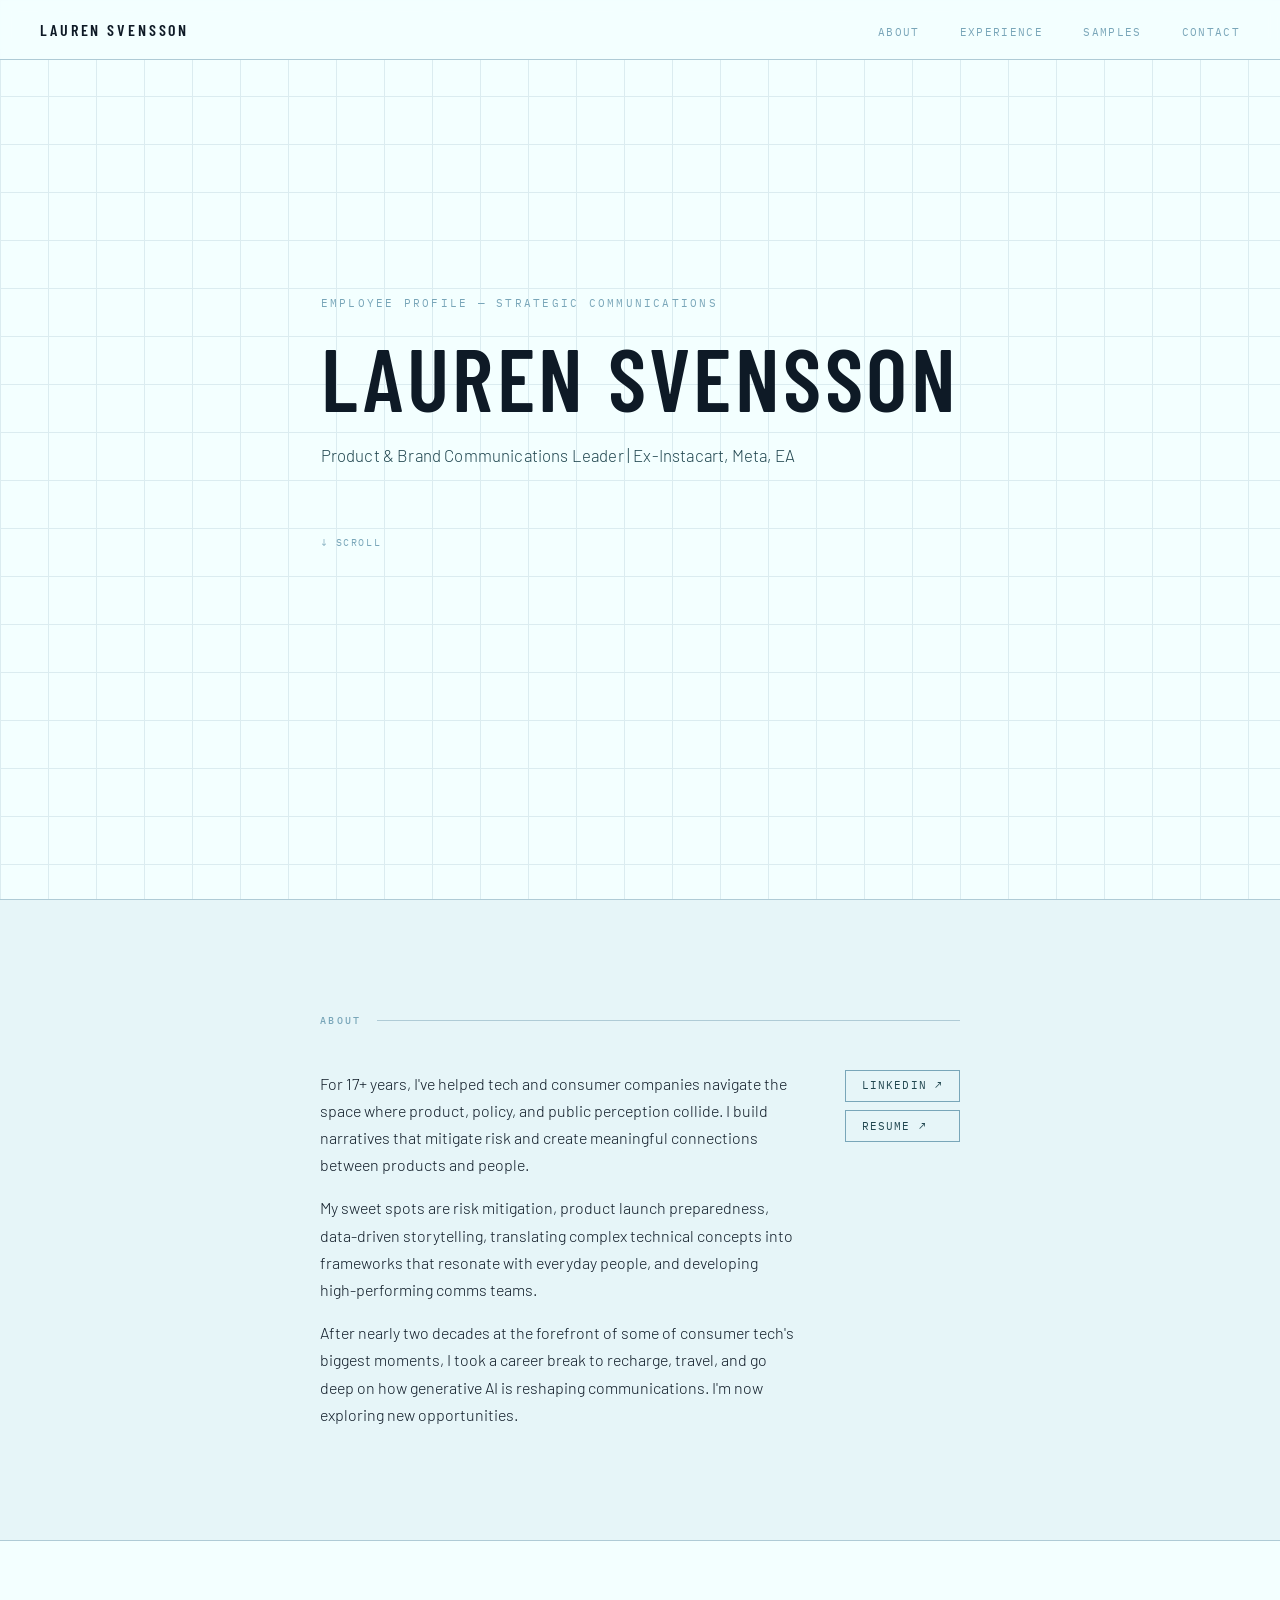
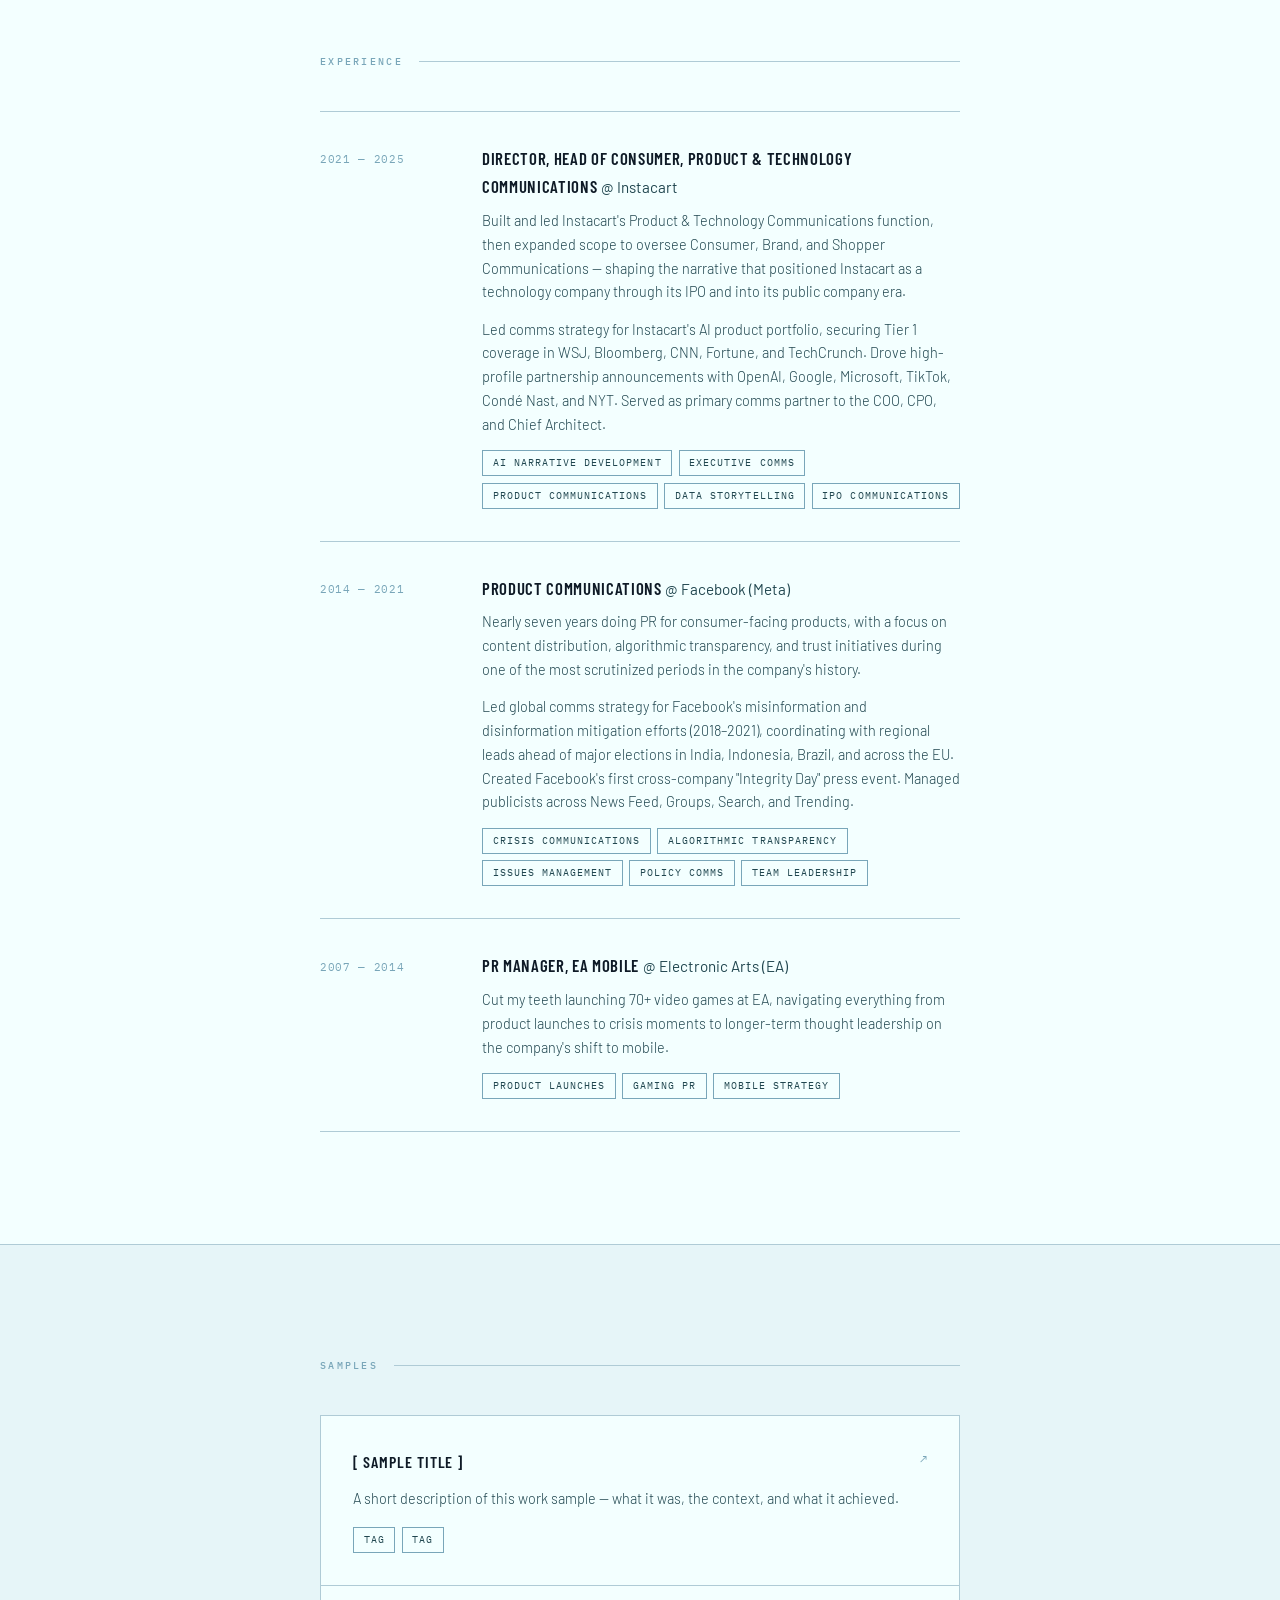
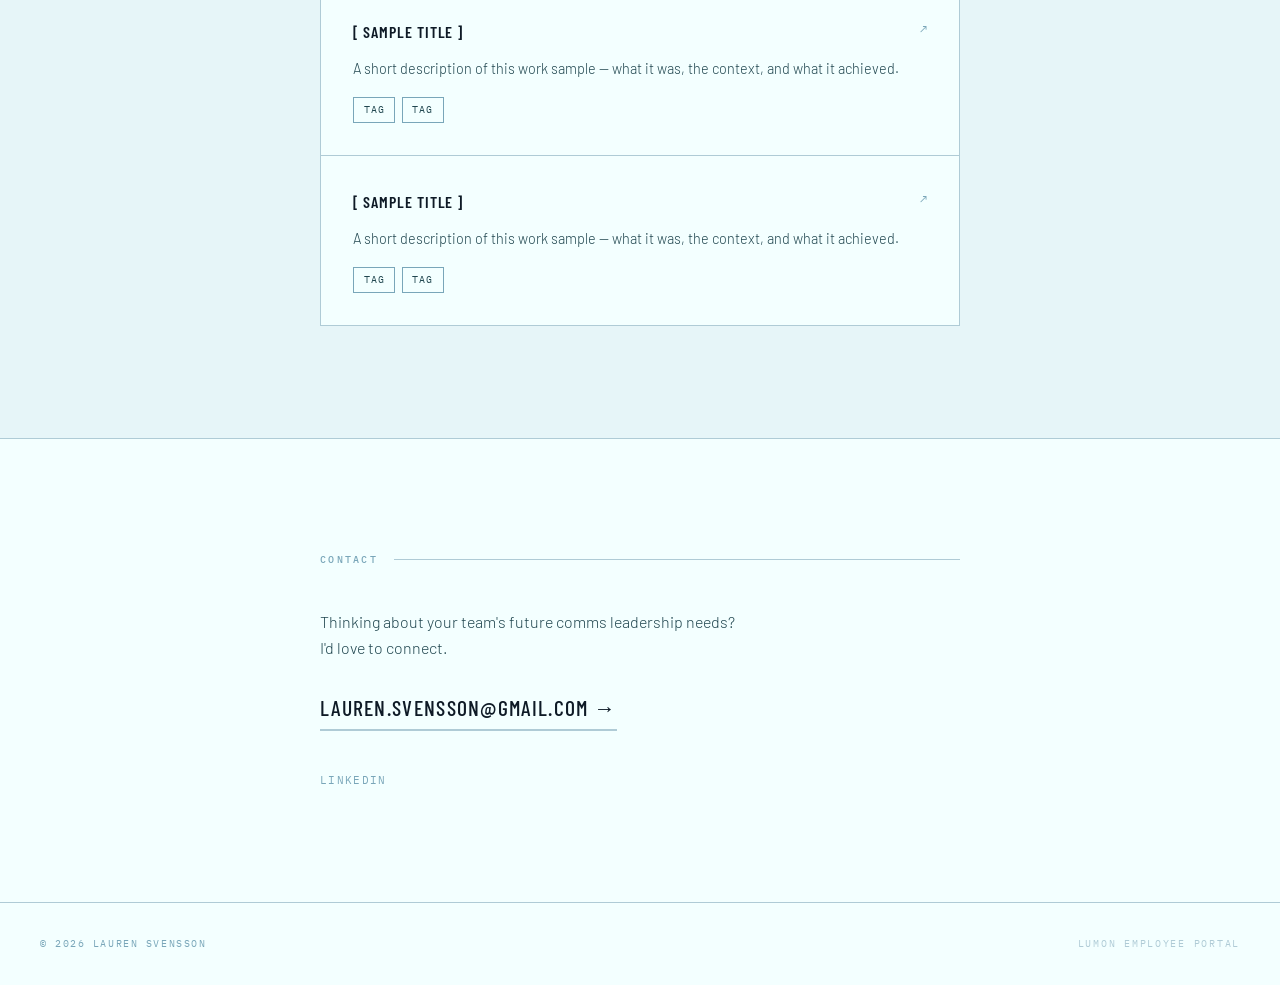
<file: index.html>
<!DOCTYPE html>
<html lang="en">
<head>
  <meta charset="UTF-8" />
  <meta name="viewport" content="width=device-width, initial-scale=1.0" />
  <title>Lauren Svensson</title>
  <link rel="preconnect" href="https://fonts.googleapis.com" />
  <link rel="preconnect" href="https://fonts.gstatic.com" crossorigin />
  <link href="https://fonts.googleapis.com/css2?family=Barlow:wght@300;400;500;600&family=Barlow+Condensed:wght@400;500;600&family=IBM+Plex+Mono:wght@400;500&display=swap" rel="stylesheet" />
  <link rel="stylesheet" href="styles.css" />
</head>
<body>

  <nav>
    <span class="nav-name">Lauren Svensson</span>
    <ul>
      <li><a href="#about">About</a></li>
      <li><a href="#experience">Experience</a></li>
      <li><a href="#samples">Samples</a></li>
      <li><a href="#contact">Contact</a></li>
    </ul>
  </nav>

  <main>

    <!-- Hero -->
    <section id="hero">
      <div class="hero-content">
        <p class="hero-eyebrow">Employee Profile — Strategic Communications</p>
        <h1>Lauren Svensson</h1>
        <p class="tagline">Product & Brand Communications Leader | Ex-Instacart, Meta, EA</p>
        <a href="#about" class="scroll-down" aria-label="Scroll down">↓ Scroll</a>
      </div>
    </section>

    <!-- About -->
    <section id="about">
      <div class="container">
        <h2>About</h2>
        <div class="about-grid">
          <div class="about-text">
            <p>
              For 17+ years, I've helped tech and consumer companies navigate the space
              where product, policy, and public perception collide. I build narratives
              that mitigate risk and create meaningful connections between products and people.
            </p>
            <p>
              My sweet spots are risk mitigation, product launch preparedness, data-driven
              storytelling, translating complex technical concepts into frameworks that resonate
              with everyday people, and developing high-performing comms teams.
            </p>
            <p>
              After nearly two decades at the forefront of some of consumer tech's biggest
              moments, I took a career break to recharge, travel, and go deep on how
              generative AI is reshaping communications. I'm now exploring new opportunities.
            </p>
          </div>
          <div class="about-links">
            <a href="https://www.linkedin.com/in/laurensvensson" class="pill-link" target="_blank" rel="noopener">LinkedIn ↗</a>
            <a href="#" class="pill-link">Resume ↗</a>
          </div>
        </div>
      </div>
    </section>

    <!-- Experience -->
    <section id="experience">
      <div class="container">
        <h2>Experience</h2>
        <div class="timeline">

          <div class="timeline-item">
            <div class="timeline-meta">
              <span class="timeline-date">2021 — 2025</span>
            </div>
            <div class="timeline-body">
              <h3>Director, Head of Consumer, Product & Technology Communications <span class="company">@ Instacart</span></h3>
              <p>Built and led Instacart's Product & Technology Communications function, then expanded scope to oversee Consumer, Brand, and Shopper Communications — shaping the narrative that positioned Instacart as a technology company through its IPO and into its public company era.</p>
              <p>Led comms strategy for Instacart's AI product portfolio, securing Tier 1 coverage in WSJ, Bloomberg, CNN, Fortune, and TechCrunch. Drove high-profile partnership announcements with OpenAI, Google, Microsoft, TikTok, Condé Nast, and NYT. Served as primary comms partner to the COO, CPO, and Chief Architect.</p>
              <div class="tags">
                <span class="tag">AI Narrative Development</span>
                <span class="tag">Executive Comms</span>
                <span class="tag">Product Communications</span>
                <span class="tag">Data Storytelling</span>
                <span class="tag">IPO Communications</span>
              </div>
            </div>
          </div>

          <div class="timeline-item">
            <div class="timeline-meta">
              <span class="timeline-date">2014 — 2021</span>
            </div>
            <div class="timeline-body">
              <h3>Product Communications <span class="company">@ Facebook (Meta)</span></h3>
              <p>Nearly seven years doing PR for consumer-facing products, with a focus on content distribution, algorithmic transparency, and trust initiatives during one of the most scrutinized periods in the company's history.</p>
              <p>Led global comms strategy for Facebook's misinformation and disinformation mitigation efforts (2018–2021), coordinating with regional leads ahead of major elections in India, Indonesia, Brazil, and across the EU. Created Facebook's first cross-company "Integrity Day" press event. Managed publicists across News Feed, Groups, Search, and Trending.</p>
              <div class="tags">
                <span class="tag">Crisis Communications</span>
                <span class="tag">Algorithmic Transparency</span>
                <span class="tag">Issues Management</span>
                <span class="tag">Policy Comms</span>
                <span class="tag">Team Leadership</span>
              </div>
            </div>
          </div>

          <div class="timeline-item">
            <div class="timeline-meta">
              <span class="timeline-date">2007 — 2014</span>
            </div>
            <div class="timeline-body">
              <h3>PR Manager, EA Mobile <span class="company">@ Electronic Arts (EA)</span></h3>
              <p>Cut my teeth launching 70+ video games at EA, navigating everything from product launches to crisis moments to longer-term thought leadership on the company's shift to mobile.</p>
              <div class="tags">
                <span class="tag">Product Launches</span>
                <span class="tag">Gaming PR</span>
                <span class="tag">Mobile Strategy</span>
              </div>
            </div>
          </div>

        </div>
      </div>
    </section>

    <!-- Samples -->
    <section id="samples">
      <div class="container">
        <h2>Samples</h2>
        <div class="samples-grid">

          <div class="sample-card">
            <div class="sample-header">
              <h3>[ Sample Title ]</h3>
              <a href="#" class="sample-link">↗</a>
            </div>
            <p>A short description of this work sample — what it was, the context, and what it achieved.</p>
            <div class="tags">
              <span class="tag">Tag</span>
              <span class="tag">Tag</span>
            </div>
          </div>

          <div class="sample-card">
            <div class="sample-header">
              <h3>[ Sample Title ]</h3>
              <a href="#" class="sample-link">↗</a>
            </div>
            <p>A short description of this work sample — what it was, the context, and what it achieved.</p>
            <div class="tags">
              <span class="tag">Tag</span>
              <span class="tag">Tag</span>
            </div>
          </div>

          <div class="sample-card">
            <div class="sample-header">
              <h3>[ Sample Title ]</h3>
              <a href="#" class="sample-link">↗</a>
            </div>
            <p>A short description of this work sample — what it was, the context, and what it achieved.</p>
            <div class="tags">
              <span class="tag">Tag</span>
              <span class="tag">Tag</span>
            </div>
          </div>

        </div>
      </div>
    </section>

    <!-- Contact -->
    <section id="contact">
      <div class="container">
        <h2>Contact</h2>
        <p class="contact-intro">Thinking about your team's future comms leadership needs? I'd love to connect.</p>
        <a href="mailto:lauren.svensson@gmail.com" class="email-link">lauren.svensson@gmail.com →</a>
        <div class="social-links">
          <a href="https://www.linkedin.com/in/laurensvensson" target="_blank" rel="noopener">LinkedIn</a>
        </div>
      </div>
    </section>

  </main>

  <footer>
    <p>© 2026 Lauren Svensson</p>
  </footer>

  <script src="script.js"></script>
</body>
</html>
</file>
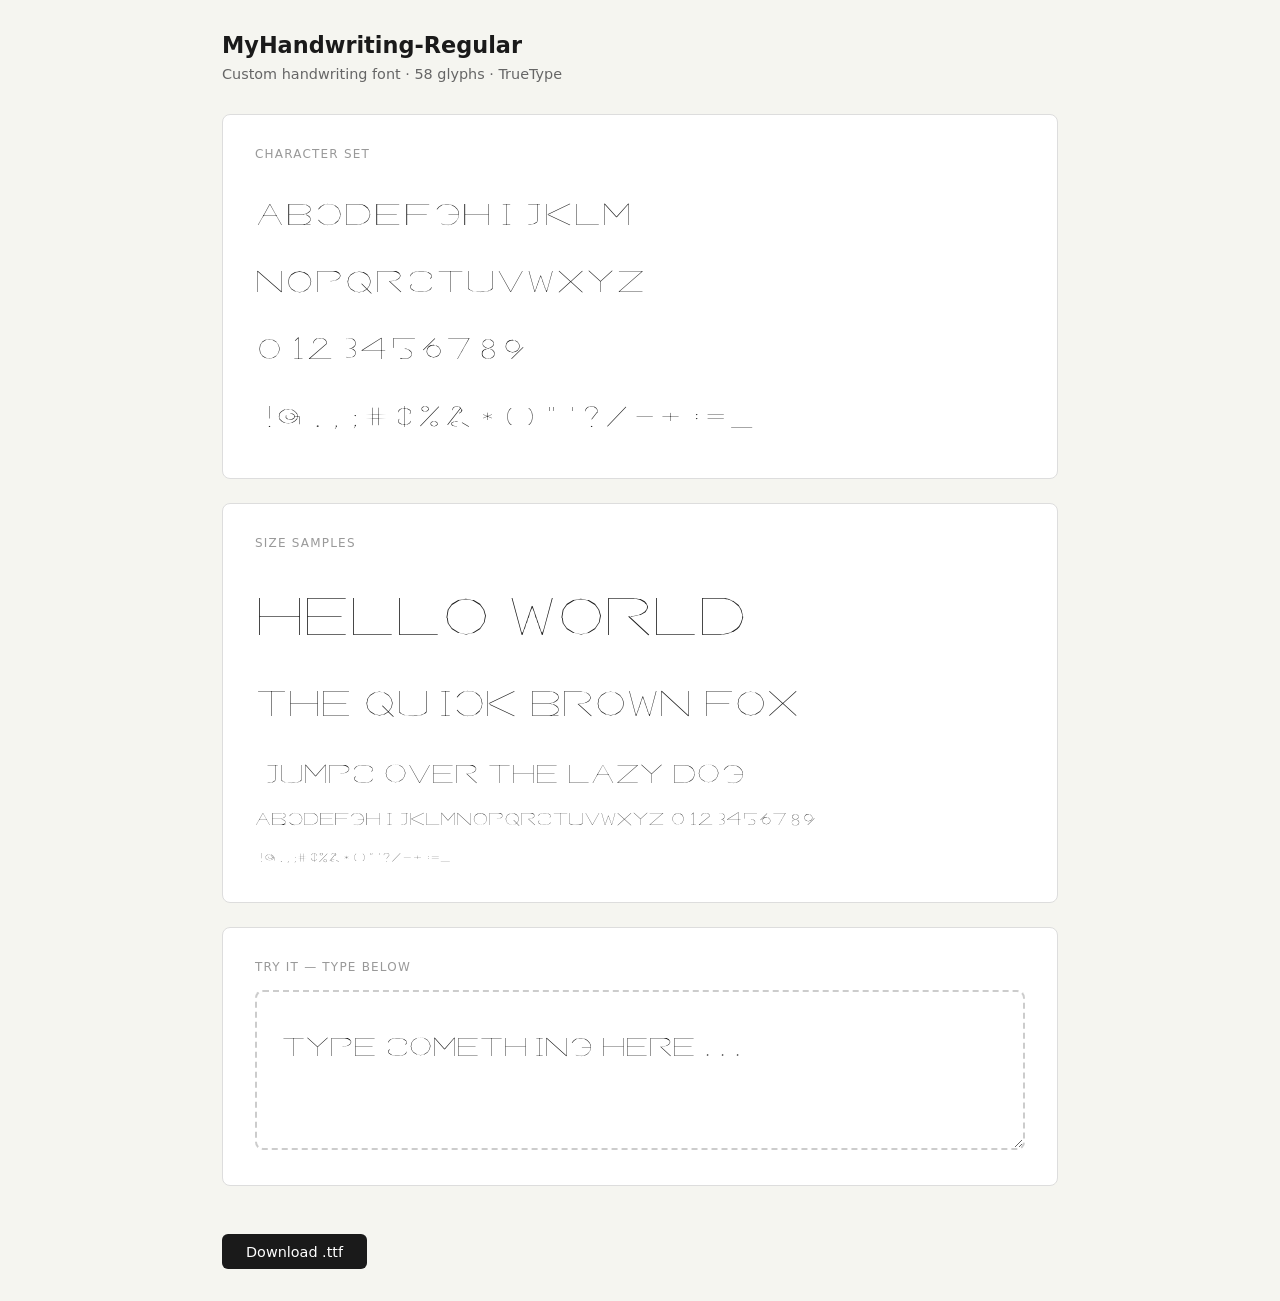
<file: font-preview.html>
<!DOCTYPE html>
<html lang="en">
<head>
  <meta charset="UTF-8" />
  <meta name="viewport" content="width=device-width, initial-scale=1.0" />
  <title>MyHandwriting Font Preview</title>
  <style>
    @font-face {
      font-family: 'MyHandwriting';
      src: url('font_output/MyHandwriting-Regular.ttf') format('truetype');
      font-weight: normal;
      font-style: normal;
    }

    * { margin: 0; padding: 0; box-sizing: border-box; }

    body {
      font-family: system-ui, sans-serif;
      background: #f5f5f0;
      color: #1a1a1a;
      padding: 2rem;
      max-width: 900px;
      margin: 0 auto;
    }

    h1 {
      font-family: system-ui;
      font-size: 1.4rem;
      font-weight: 600;
      margin-bottom: 0.5rem;
    }

    .subtitle {
      color: #666;
      margin-bottom: 2rem;
      font-size: 0.9rem;
    }

    .specimen {
      font-family: 'MyHandwriting', serif;
      background: white;
      border: 1px solid #ddd;
      border-radius: 8px;
      padding: 2rem;
      margin-bottom: 1.5rem;
    }

    .specimen h2 {
      font-family: system-ui;
      font-size: 0.75rem;
      text-transform: uppercase;
      letter-spacing: 0.1em;
      color: #999;
      margin-bottom: 1rem;
      font-weight: 500;
    }

    .size-72 { font-size: 72px; line-height: 1.2; margin-bottom: 1rem; }
    .size-48 { font-size: 48px; line-height: 1.3; margin-bottom: 1rem; }
    .size-36 { font-size: 36px; line-height: 1.3; margin-bottom: 0.5rem; }
    .size-24 { font-size: 24px; line-height: 1.4; margin-bottom: 0.5rem; }
    .size-18 { font-size: 18px; line-height: 1.5; }

    .charset { font-size: 42px; line-height: 1.6; letter-spacing: 0.05em; word-spacing: 0.3em; }

    .editable-area {
      font-family: 'MyHandwriting', serif;
      font-size: 36px;
      line-height: 1.5;
      width: 100%;
      min-height: 120px;
      border: 2px dashed #ccc;
      border-radius: 8px;
      padding: 1.5rem;
      background: white;
      resize: vertical;
      outline: none;
    }
    .editable-area:focus { border-color: #4a9; }

    .label { font-size: 0.8rem; color: #888; margin-bottom: 0.5rem; }

    .download-link {
      display: inline-block;
      margin-top: 1.5rem;
      padding: 0.6rem 1.5rem;
      background: #1a1a1a;
      color: white;
      text-decoration: none;
      border-radius: 6px;
      font-size: 0.9rem;
    }
    .download-link:hover { background: #333; }
  </style>
</head>
<body>

  <h1>MyHandwriting-Regular</h1>
  <p class="subtitle">Custom handwriting font &middot; 58 glyphs &middot; TrueType</p>

  <div class="specimen">
    <h2>Character Set</h2>
    <div class="charset">
      ABCDEFGHIJKLM<br>
      NOPQRSTUVWXYZ<br>
      0123456789<br>
      !@.,;#$%&amp;*()"'?/-+:=_
    </div>
  </div>

  <div class="specimen">
    <h2>Size Samples</h2>
    <div class="size-72">HELLO WORLD</div>
    <div class="size-48">THE QUICK BROWN FOX</div>
    <div class="size-36">JUMPS OVER THE LAZY DOG</div>
    <div class="size-24">ABCDEFGHIJKLMNOPQRSTUVWXYZ 0123456789</div>
    <div class="size-18">!@.,;#$%&amp;*()"'?/-+:=_</div>
  </div>

  <div class="specimen">
    <h2>Try It &mdash; Type Below</h2>
    <textarea class="editable-area" spellcheck="false">TYPE SOMETHING HERE...</textarea>
  </div>

  <a class="download-link" href="font_output/MyHandwriting-Regular.ttf" download>Download .ttf</a>

</body>
</html>
</file>
<file: styles.css>
/* ===========================
   Severance / Lumon palette
   Archive   #0E1A26  (deep navy)
   Sector    #20464F  (dark teal)
   System    #79A6B9  (muted blue)
   Protocol  #AFCBD6  (light blue)
   Membrane  #BEB780  (warm khaki)
   Clarity   #F3FFFF  (sterile white)
=========================== */

*, *::before, *::after {
  box-sizing: border-box;
  margin: 0;
  padding: 0;
}

:root {
  --bg:           #F3FFFF;
  --surface:      #E6F5F8;
  --border:       #AFCBD6;
  --border-dark:  #79A6B9;
  --text:         #0E1A26;
  --muted:        #20464F;
  --subtle:       #79A6B9;
  --accent:       #20464F;
  --accent-light: #AFCBD6;
  --membrane:     #BEB780;

  --font-sans:  'Barlow', -apple-system, sans-serif;
  --font-cond:  'Barlow Condensed', 'Barlow', sans-serif;
  --font-mono:  'IBM Plex Mono', 'SF Mono', monospace;

  --nav-height: 60px;
  --max-width:  720px;
  --section-gap: 112px;
}

html {
  scroll-behavior: smooth;
  scroll-padding-top: var(--nav-height);
}

body {
  font-family: var(--font-sans);
  background: var(--bg);
  color: var(--text);
  line-height: 1.7;
  font-size: 16px;
  -webkit-font-smoothing: antialiased;
}

a {
  color: inherit;
  text-decoration: none;
}

/* ===========================
   Nav
=========================== */
nav {
  position: fixed;
  top: 0;
  left: 0;
  right: 0;
  height: var(--nav-height);
  background: rgba(243, 255, 255, 0.92);
  backdrop-filter: blur(8px);
  border-bottom: 1px solid var(--border);
  display: flex;
  align-items: center;
  justify-content: space-between;
  padding: 0 2.5rem;
  z-index: 100;
}

.nav-name {
  font-family: var(--font-cond);
  font-size: 1rem;
  font-weight: 600;
  letter-spacing: 0.18em;
  text-transform: uppercase;
  color: var(--text);
}

nav ul {
  list-style: none;
  display: flex;
  gap: 2.5rem;
}

nav ul a {
  font-family: var(--font-mono);
  font-size: 0.7rem;
  letter-spacing: 0.12em;
  text-transform: uppercase;
  color: var(--subtle);
  transition: color 0.15s;
}

nav ul a:hover,
nav ul a.active {
  color: var(--text);
}

/* ===========================
   Container
=========================== */
.container {
  max-width: var(--max-width);
  margin: 0 auto;
  padding: 0 2.5rem;
}

/* ===========================
   Section Headings
=========================== */
section {
  padding: var(--section-gap) 0;
}

section h2 {
  font-family: var(--font-mono);
  font-size: 0.65rem;
  font-weight: 500;
  letter-spacing: 0.22em;
  text-transform: uppercase;
  color: var(--subtle);
  margin-bottom: 2.5rem;
  display: flex;
  align-items: center;
  gap: 1rem;
}

section h2::after {
  content: '';
  flex: 1;
  height: 1px;
  background: var(--border);
}

/* ===========================
   Hero
=========================== */
#hero {
  min-height: 100vh;
  display: flex;
  align-items: center;
  padding-top: var(--nav-height);
  border-bottom: 1px solid var(--border);
  position: relative;
  overflow: hidden;
}

/* Lumon-style grid overlay */
#hero::before {
  content: '';
  position: absolute;
  inset: 0;
  background-image:
    linear-gradient(var(--border) 1px, transparent 1px),
    linear-gradient(90deg, var(--border) 1px, transparent 1px);
  background-size: 48px 48px;
  opacity: 0.35;
  pointer-events: none;
}

.hero-content {
  max-width: var(--max-width);
  margin: 0 auto;
  padding: 0 2.5rem;
  position: relative;
}

.hero-eyebrow {
  font-family: var(--font-mono);
  font-size: 0.7rem;
  letter-spacing: 0.2em;
  text-transform: uppercase;
  color: var(--subtle);
  margin-bottom: 1.25rem;
}

.hero-content h1 {
  font-family: var(--font-cond);
  font-size: clamp(3rem, 8vw, 5.5rem);
  font-weight: 600;
  letter-spacing: 0.04em;
  text-transform: uppercase;
  line-height: 1;
  color: var(--text);
  margin-bottom: 1.25rem;
}

.tagline {
  font-family: var(--font-sans);
  font-size: 1.05rem;
  font-weight: 300;
  color: var(--muted);
  margin-bottom: 3.5rem;
  letter-spacing: 0.01em;
}

.scroll-down {
  display: inline-flex;
  align-items: center;
  gap: 0.5rem;
  font-family: var(--font-mono);
  font-size: 0.65rem;
  letter-spacing: 0.15em;
  text-transform: uppercase;
  color: var(--subtle);
  transition: color 0.15s;
  animation: bounce 2.5s ease-in-out infinite;
}

.scroll-down:hover { color: var(--text); }

@keyframes bounce {
  0%, 100% { transform: translateY(0); }
  50%       { transform: translateY(7px); }
}

/* ===========================
   About
=========================== */
#about {
  background: var(--surface);
  border-bottom: 1px solid var(--border);
}

.about-grid {
  display: grid;
  grid-template-columns: 1fr auto;
  gap: 3rem;
  align-items: start;
}

.about-text p {
  font-size: 1rem;
  font-weight: 300;
  color: var(--text);
  margin-bottom: 1rem;
}

.about-text p:last-child { margin-bottom: 0; }

.about-links {
  display: flex;
  flex-direction: column;
  gap: 0.5rem;
}

.pill-link {
  display: inline-block;
  padding: 0.35rem 1rem;
  border: 1px solid var(--border-dark);
  font-family: var(--font-mono);
  font-size: 0.7rem;
  letter-spacing: 0.1em;
  text-transform: uppercase;
  color: var(--muted);
  transition: background 0.15s, color 0.15s, border-color 0.15s;
  white-space: nowrap;
}

.pill-link:hover {
  background: var(--accent);
  color: var(--bg);
  border-color: var(--accent);
}

/* ===========================
   Experience / Timeline
=========================== */
#experience {
  border-bottom: 1px solid var(--border);
}

.timeline {
  display: flex;
  flex-direction: column;
}

.timeline-item {
  display: grid;
  grid-template-columns: 130px 1fr;
  gap: 2rem;
  padding: 2rem 0;
  border-top: 1px solid var(--border);
}

.timeline-item:last-child {
  border-bottom: 1px solid var(--border);
}

.timeline-date {
  font-family: var(--font-mono);
  font-size: 0.7rem;
  letter-spacing: 0.06em;
  color: var(--subtle);
  padding-top: 0.2rem;
}

.timeline-body h3 {
  font-family: var(--font-cond);
  font-size: 1.05rem;
  font-weight: 600;
  letter-spacing: 0.04em;
  text-transform: uppercase;
  margin-bottom: 0.5rem;
}

.company {
  font-weight: 400;
  color: var(--muted);
  text-transform: none;
  letter-spacing: 0;
  font-family: var(--font-sans);
  font-size: 0.95rem;
}

.timeline-body p {
  font-size: 0.9rem;
  font-weight: 300;
  color: var(--muted);
  margin-bottom: 0.85rem;
  line-height: 1.65;
}

/* ===========================
   Tags
=========================== */
.tags {
  display: flex;
  flex-wrap: wrap;
  gap: 0.4rem;
}

.tag {
  font-family: var(--font-mono);
  font-size: 0.65rem;
  letter-spacing: 0.1em;
  text-transform: uppercase;
  padding: 0.2rem 0.6rem;
  background: transparent;
  border: 1px solid var(--border-dark);
  color: var(--muted);
}

/* ===========================
   Samples
=========================== */
#samples {
  background: var(--surface);
  border-bottom: 1px solid var(--border);
}

.samples-grid {
  display: grid;
  grid-template-columns: 1fr;
  border: 1px solid var(--border);
  overflow: hidden;
}

.sample-card {
  background: var(--bg);
  padding: 2rem;
  border-bottom: 1px solid var(--border);
  transition: background 0.15s;
}

.sample-card:last-child { border-bottom: none; }

.sample-card:hover { background: var(--surface); }

.sample-header {
  display: flex;
  justify-content: space-between;
  align-items: flex-start;
  margin-bottom: 0.75rem;
}

.sample-header h3 {
  font-family: var(--font-cond);
  font-size: 1rem;
  font-weight: 600;
  letter-spacing: 0.06em;
  text-transform: uppercase;
}

.sample-link {
  font-family: var(--font-mono);
  font-size: 0.75rem;
  color: var(--subtle);
  transition: color 0.15s, transform 0.15s;
  display: inline-block;
  padding-top: 0.1rem;
}

.sample-link:hover {
  color: var(--accent);
  transform: translate(2px, -2px);
}

.sample-card p {
  font-size: 0.9rem;
  font-weight: 300;
  color: var(--muted);
  margin-bottom: 1rem;
  line-height: 1.65;
}

/* ===========================
   Contact
=========================== */
.contact-intro {
  font-size: 1rem;
  font-weight: 300;
  color: var(--muted);
  margin-bottom: 1.75rem;
  max-width: 420px;
  line-height: 1.65;
}

.email-link {
  display: inline-block;
  font-family: var(--font-cond);
  font-size: 1.35rem;
  font-weight: 500;
  letter-spacing: 0.06em;
  text-transform: uppercase;
  color: var(--text);
  border-bottom: 2px solid var(--accent-light);
  padding-bottom: 3px;
  margin-bottom: 2.5rem;
  transition: border-color 0.15s, color 0.15s;
}

.email-link:hover {
  color: var(--accent);
  border-color: var(--accent);
}

.social-links {
  display: flex;
  gap: 2rem;
}

.social-links a {
  font-family: var(--font-mono);
  font-size: 0.7rem;
  letter-spacing: 0.12em;
  text-transform: uppercase;
  color: var(--subtle);
  transition: color 0.15s;
}

.social-links a:hover { color: var(--text); }

/* ===========================
   Footer
=========================== */
footer {
  border-top: 1px solid var(--border);
  padding: 2rem 2.5rem;
  display: flex;
  justify-content: space-between;
  align-items: center;
}

footer p {
  font-family: var(--font-mono);
  font-size: 0.65rem;
  letter-spacing: 0.15em;
  text-transform: uppercase;
  color: var(--subtle);
}

footer::after {
  content: 'LUMON EMPLOYEE PORTAL';
  font-family: var(--font-mono);
  font-size: 0.6rem;
  letter-spacing: 0.18em;
  color: var(--border);
}

/* ===========================
   Responsive
=========================== */
@media (max-width: 640px) {
  nav { padding: 0 1.25rem; }
  nav ul { gap: 1.5rem; }

  .hero-content,
  .container { padding: 0 1.25rem; }

  .hero-content h1 { letter-spacing: 0.02em; }

  .about-grid {
    grid-template-columns: 1fr;
    gap: 1.5rem;
  }

  .about-links {
    flex-direction: row;
    flex-wrap: wrap;
  }

  .timeline-item {
    grid-template-columns: 1fr;
    gap: 0.35rem;
  }

  footer { flex-direction: column; gap: 0.5rem; }
}
</file>
